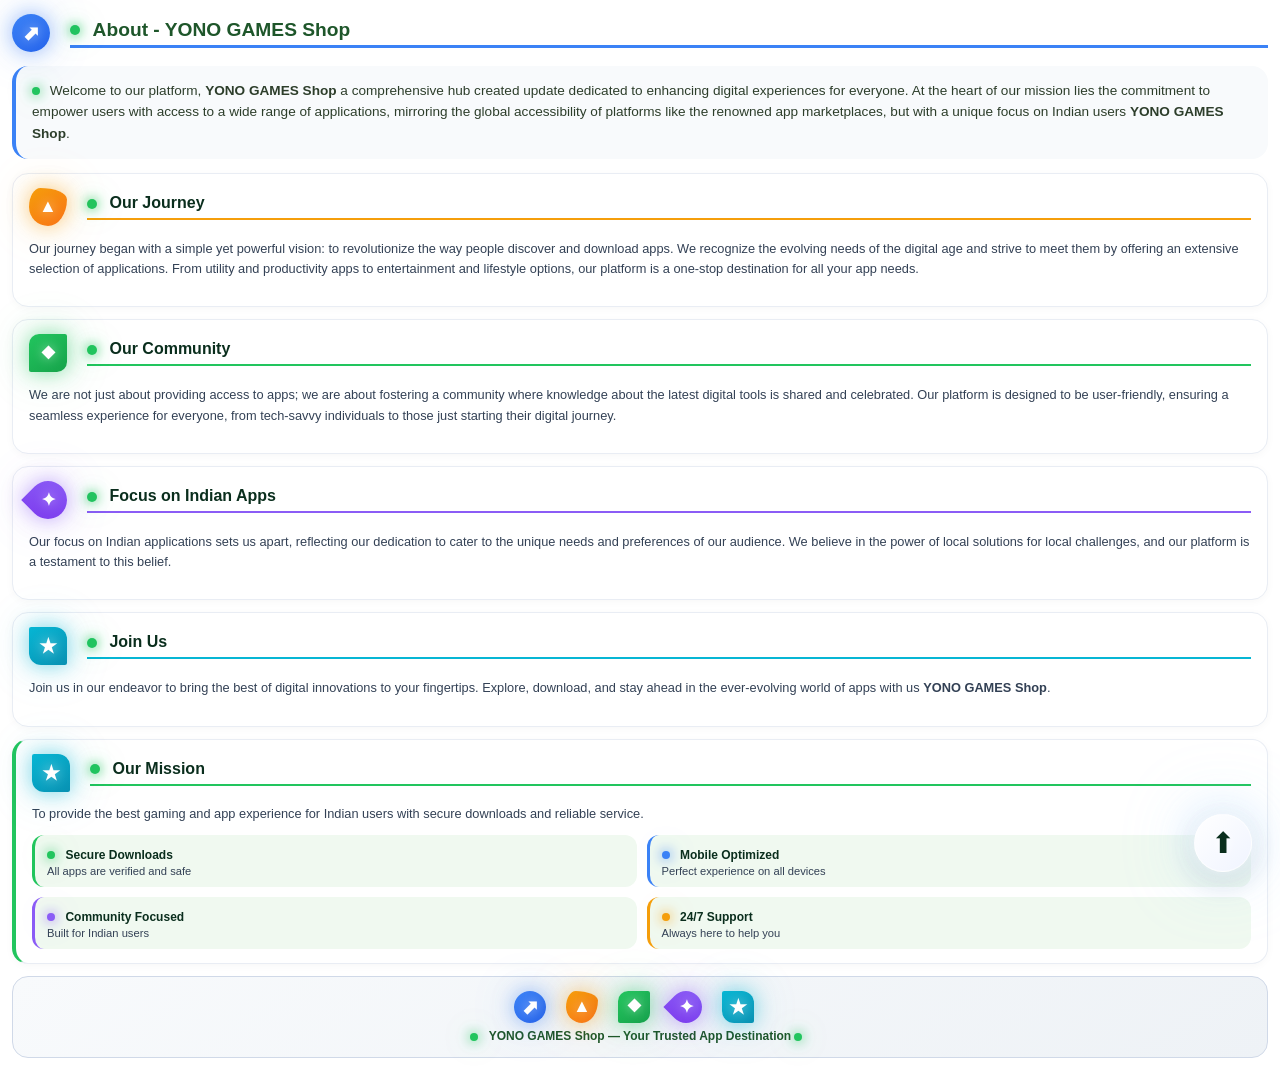
<file: about.html>
<!DOCTYPE html>
<html lang="hi">
<head>
  <meta charset="UTF-8">
  <meta name="viewport" content="width=device-width, initial-scale=1.0">
  <title>About Us - YONO GAMES Shop</title>
  
  <!-- Custom CSS Linked -->
  <link rel="stylesheet" href="custom.css">
</head>
<body>

<!-- about.html content -->
<div style="padding: 6px 4px; font-family: 'Segoe UI', 'Inter', sans-serif; max-width: 100%; position: relative;">

  <!-- ===== PREMIUM AI-STYLE CSS ICONS (5 unique, left side) ===== -->
  <style>
    /* ----- Icon 1: Compass (blue) - for main heading ----- */
    .ai-icon-compass {
      display: inline-flex;
      align-items: center;
      justify-content: center;
      width: 38px;
      height: 38px;
      background: linear-gradient(145deg, #3b82f6, #2563eb);
      border-radius: 50%;
      box-shadow: 0 0 20px rgba(59,130,246,0.5), 0 0 50px rgba(59,130,246,0.2);
      margin-right: 12px;
      vertical-align: middle;
      animation: iconFloatBlue 3.2s ease-in-out infinite;
      flex-shrink: 0;
      position: relative;
    }
    .ai-icon-compass::after {
      content: "⬈";
      color: white;
      font-size: 20px;
      font-weight: 700;
      text-shadow: 0 0 12px rgba(255,255,255,0.5);
    }
    @keyframes iconFloatBlue {
      0%, 100% { transform: translateY(0) rotate(0deg); box-shadow: 0 0 20px rgba(59,130,246,0.5), 0 0 50px rgba(59,130,246,0.2); }
      50% { transform: translateY(-4px) rotate(6deg); box-shadow: 0 0 35px rgba(59,130,246,0.8), 0 0 80px rgba(59,130,246,0.3); }
    }

    /* ----- Icon 2: Rocket (orange) - for Our Journey ----- */
    .ai-icon-rocket {
      display: inline-flex;
      align-items: center;
      justify-content: center;
      width: 38px;
      height: 38px;
      background: linear-gradient(145deg, #f59e0b, #f97316);
      border-radius: 30% 70% 50% 50% / 50% 30% 70% 50%;
      box-shadow: 0 0 20px rgba(245,158,11,0.5), 0 0 50px rgba(245,158,11,0.2);
      margin-right: 12px;
      vertical-align: middle;
      animation: iconFloatOrange 3.6s ease-in-out infinite;
      flex-shrink: 0;
      position: relative;
    }
    .ai-icon-rocket::after {
      content: "▲";
      color: white;
      font-size: 18px;
      font-weight: 700;
      text-shadow: 0 0 12px rgba(255,255,255,0.5);
    }
    @keyframes iconFloatOrange {
      0%, 100% { transform: translateY(0) scale(1); box-shadow: 0 0 20px rgba(245,158,11,0.5), 0 0 50px rgba(245,158,11,0.2); }
      50% { transform: translateY(-6px) scale(1.06); box-shadow: 0 0 35px rgba(245,158,11,0.8), 0 0 80px rgba(245,158,11,0.3); }
    }

    /* ----- Icon 3: Shield (green) - for Our Community ----- */
    .ai-icon-shield {
      display: inline-flex;
      align-items: center;
      justify-content: center;
      width: 38px;
      height: 38px;
      background: linear-gradient(145deg, #22c55e, #16a34a);
      border-radius: 10px 2px 10px 2px;
      box-shadow: 0 0 20px rgba(34,197,94,0.5), 0 0 50px rgba(34,197,94,0.2);
      margin-right: 12px;
      vertical-align: middle;
      animation: iconFloatGreen 4.0s ease-in-out infinite;
      flex-shrink: 0;
      position: relative;
    }
    .ai-icon-shield::after {
      content: "◆";
      color: white;
      font-size: 18px;
      font-weight: 700;
      text-shadow: 0 0 12px rgba(255,255,255,0.5);
    }
    @keyframes iconFloatGreen {
      0%, 100% { transform: translateY(0) rotate(0deg); box-shadow: 0 0 20px rgba(34,197,94,0.5), 0 0 50px rgba(34,197,94,0.2); }
      50% { transform: translateY(-4px) rotate(4deg); box-shadow: 0 0 35px rgba(34,197,94,0.8), 0 0 80px rgba(34,197,94,0.3); }
    }

    /* ----- Icon 4: Diamond (purple) - for Focus on Indian Apps ----- */
    .ai-icon-diamond {
      display: inline-flex;
      align-items: center;
      justify-content: center;
      width: 38px;
      height: 38px;
      background: linear-gradient(145deg, #8b5cf6, #7c3aed);
      border-radius: 50% 50% 50% 0;
      box-shadow: 0 0 20px rgba(139,92,246,0.5), 0 0 50px rgba(139,92,246,0.2);
      margin-right: 12px;
      vertical-align: middle;
      animation: iconFloatPurple 3.8s ease-in-out infinite;
      transform: rotate(45deg);
      flex-shrink: 0;
      position: relative;
    }
    .ai-icon-diamond::after {
      content: "✦";
      color: white;
      font-size: 18px;
      font-weight: 700;
      text-shadow: 0 0 12px rgba(255,255,255,0.5);
      transform: rotate(-45deg);
    }
    @keyframes iconFloatPurple {
      0%, 100% { transform: rotate(45deg) scale(1); box-shadow: 0 0 20px rgba(139,92,246,0.5), 0 0 50px rgba(139,92,246,0.2); }
      50% { transform: rotate(45deg) scale(1.08); box-shadow: 0 0 35px rgba(139,92,246,0.8), 0 0 80px rgba(139,92,246,0.3); }
    }

    /* ----- Icon 5: Star (cyan) - for Join Us / Our Mission ----- */
    .ai-icon-star {
      display: inline-flex;
      align-items: center;
      justify-content: center;
      width: 38px;
      height: 38px;
      background: linear-gradient(145deg, #06b6d4, #0891b2);
      border-radius: 2px 12px 2px 12px;
      box-shadow: 0 0 20px rgba(6,182,212,0.5), 0 0 50px rgba(6,182,212,0.2);
      margin-right: 12px;
      vertical-align: middle;
      animation: iconFloatCyan 4.2s ease-in-out infinite;
      flex-shrink: 0;
      position: relative;
    }
    .ai-icon-star::after {
      content: "★";
      color: white;
      font-size: 20px;
      font-weight: 700;
      text-shadow: 0 0 14px rgba(255,255,255,0.6);
    }
    @keyframes iconFloatCyan {
      0%, 100% { transform: scale(1); box-shadow: 0 0 20px rgba(6,182,212,0.5), 0 0 50px rgba(6,182,212,0.2); }
      50% { transform: scale(1.06); box-shadow: 0 0 35px rgba(6,182,212,0.8), 0 0 80px rgba(6,182,212,0.3); }
    }

    /* LED indicator for headings */
    .led-indicator-about {
      display: inline-block;
      width: 10px;
      height: 10px;
      border-radius: 50%;
      background: #22c55e;
      box-shadow: 0 0 12px #22c55e, 0 0 30px rgba(34,197,94,0.4);
      margin-right: 8px;
      vertical-align: middle;
      animation: ledPulseAbout 2.2s ease-in-out infinite;
      flex-shrink: 0;
    }
    @keyframes ledPulseAbout {
      0%, 100% { opacity: 1; transform: scale(1); box-shadow: 0 0 12px #22c55e, 0 0 30px rgba(34,197,94,0.4); }
      50% { opacity: 0.6; transform: scale(0.85); box-shadow: 0 0 20px #22c55e, 0 0 50px rgba(34,197,94,0.6); }
    }

    /* Flex container for icon + heading */
    .about-heading-with-icon {
      display: flex;
      align-items: center;
      gap: 8px;
      flex-wrap: wrap;
      margin-bottom: 8px;
    }
    .about-heading-with-icon h5 {
      margin: 0;
      font-size: 1.0rem;
      font-weight: 700;
      color: #0a2e1d;
      border-bottom: 2px solid #ffcf8a;
      padding-bottom: 6px;
      flex: 1;
      min-width: 120px;
    }
    .border-blue h5 { border-bottom-color: #3b82f6; }
    .border-orange h5 { border-bottom-color: #f59e0b; }
    .border-green h5 { border-bottom-color: #22c55e; }
    .border-purple h5 { border-bottom-color: #8b5cf6; }
    .border-cyan h5 { border-bottom-color: #06b6d4; }

    @media (max-width: 480px) {
      .ai-icon-compass, .ai-icon-rocket, .ai-icon-shield,
      .ai-icon-diamond, .ai-icon-star {
        width: 32px;
        height: 32px;
      }
      .ai-icon-compass::after, .ai-icon-rocket::after, .ai-icon-shield::after,
      .ai-icon-diamond::after, .ai-icon-star::after {
        font-size: 15px;
      }
    }
  </style>

  <!-- ===== MAIN HEADING with Icon 1: Compass (blue) ===== -->
  <div class="about-heading-with-icon border-blue">
    <span class="ai-icon-compass"></span>
    <h5 style="font-size:1.2rem; font-weight:800; color:#1e562a; border-bottom:3px solid #3b82f6; padding-bottom:4px; margin:0; flex:1; min-width:140px;">
      <span class="led-indicator-about"></span> About - YONO GAMES Shop
    </h5>
  </div>

  <!-- Welcome paragraph with LED indicator -->
  <p style="font-size: 0.85rem; line-height: 1.6; color: #2d3e2b; background: #f8fafc; padding: 14px 16px; border-radius: 16px; border-left: 4px solid #3b82f6; margin-bottom: 14px;">
    <span class="led-indicator-about" style="width:8px;height:8px;margin-right:6px;"></span>
    Welcome to our platform, <strong>YONO GAMES Shop</strong> a comprehensive hub created update dedicated to enhancing digital experiences for everyone. At the heart of our mission lies the commitment to empower users with access to a wide range of applications, mirroring the global accessibility of platforms like the renowned app marketplaces, but with a unique focus on Indian users <strong>YONO GAMES Shop</strong>.
  </p>

  <!-- ===== Our Journey with Icon 2: Rocket (orange) ===== -->
  <div style="background: #ffffff; border-radius: 16px; padding: 14px 16px; margin-bottom: 12px; border: 1px solid #e9edf4; box-shadow: 0 2px 8px rgba(0,0,0,0.03);">
    <div class="about-heading-with-icon border-orange">
      <span class="ai-icon-rocket"></span>
      <h5><span class="led-indicator-about"></span> Our Journey</h5>
    </div>
    <p style="font-size: 0.8rem; line-height: 1.6; color: #334155;">Our journey began with a simple yet powerful vision: to revolutionize the way people discover and download apps. We recognize the evolving needs of the digital age and strive to meet them by offering an extensive selection of applications. From utility and productivity apps to entertainment and lifestyle options, our platform is a one-stop destination for all your app needs.</p>
  </div>

  <!-- ===== Our Community with Icon 3: Shield (green) ===== -->
  <div style="background: #ffffff; border-radius: 16px; padding: 14px 16px; margin-bottom: 12px; border: 1px solid #e9edf4; box-shadow: 0 2px 8px rgba(0,0,0,0.03);">
    <div class="about-heading-with-icon border-green">
      <span class="ai-icon-shield"></span>
      <h5><span class="led-indicator-about"></span> Our Community</h5>
    </div>
    <p style="font-size: 0.8rem; line-height: 1.6; color: #334155;">We are not just about providing access to apps; we are about fostering a community where knowledge about the latest digital tools is shared and celebrated. Our platform is designed to be user-friendly, ensuring a seamless experience for everyone, from tech-savvy individuals to those just starting their digital journey.</p>
  </div>

  <!-- ===== Focus on Indian Apps with Icon 4: Diamond (purple) ===== -->
  <div style="background: #ffffff; border-radius: 16px; padding: 14px 16px; margin-bottom: 12px; border: 1px solid #e9edf4; box-shadow: 0 2px 8px rgba(0,0,0,0.03);">
    <div class="about-heading-with-icon border-purple">
      <span class="ai-icon-diamond"></span>
      <h5><span class="led-indicator-about"></span> Focus on Indian Apps</h5>
    </div>
    <p style="font-size: 0.8rem; line-height: 1.6; color: #334155;">Our focus on Indian applications sets us apart, reflecting our dedication to cater to the unique needs and preferences of our audience. We believe in the power of local solutions for local challenges, and our platform is a testament to this belief.</p>
  </div>

  <!-- ===== Join Us with Icon 5: Star (cyan) ===== -->
  <div style="background: #ffffff; border-radius: 16px; padding: 14px 16px; margin-bottom: 12px; border: 1px solid #e9edf4; box-shadow: 0 2px 8px rgba(0,0,0,0.03);">
    <div class="about-heading-with-icon border-cyan">
      <span class="ai-icon-star"></span>
      <h5><span class="led-indicator-about"></span> Join Us</h5>
    </div>
    <p style="font-size: 0.8rem; line-height: 1.6; color: #334155;">Join us in our endeavor to bring the best of digital innovations to your fingertips. Explore, download, and stay ahead in the ever-evolving world of apps with us <strong>YONO GAMES Shop</strong>.</p>
  </div>

  <!-- ===== OUR MISSION Section (also uses Star icon) ===== -->
  <div style="background: #ffffff; border-radius: 16px; padding: 14px 16px; margin-bottom: 12px; border: 1px solid #e9edf4; box-shadow: 0 2px 8px rgba(0,0,0,0.03); border-left: 4px solid #22c55e;">
    <div class="about-heading-with-icon border-green">
      <span class="ai-icon-star"></span>
      <h5 style="border-bottom-color:#22c55e;"><span class="led-indicator-about"></span> Our Mission</h5>
    </div>
    <p style="font-size: 0.8rem; line-height: 1.6; color: #334155; margin-bottom: 8px;">To provide the best gaming and app experience for Indian users with secure downloads and reliable service.</p>
    <div style="display: grid; grid-template-columns: 1fr 1fr; gap: 10px; margin-top: 10px;">
      <div style="background: #f0f9f0; border-radius: 12px; padding: 10px 12px; border-left: 3px solid #22c55e;">
        <span class="led-indicator-about" style="width:8px;height:8px;margin-right:6px;"></span>
        <strong style="font-size:0.75rem; color:#0a2e1d;">Secure Downloads</strong>
        <p style="font-size:0.7rem; color:#334155; margin:2px 0 0 0;">All apps are verified and safe</p>
      </div>
      <div style="background: #f0f9f0; border-radius: 12px; padding: 10px 12px; border-left: 3px solid #3b82f6;">
        <span class="led-indicator-about" style="width:8px;height:8px;margin-right:6px; background:#3b82f6; box-shadow:0 0 12px #3b82f6,0 0 30px rgba(59,130,246,0.4);"></span>
        <strong style="font-size:0.75rem; color:#0a2e1d;">Mobile Optimized</strong>
        <p style="font-size:0.7rem; color:#334155; margin:2px 0 0 0;">Perfect experience on all devices</p>
      </div>
      <div style="background: #f0f9f0; border-radius: 12px; padding: 10px 12px; border-left: 3px solid #8b5cf6;">
        <span class="led-indicator-about" style="width:8px;height:8px;margin-right:6px; background:#8b5cf6; box-shadow:0 0 12px #8b5cf6,0 0 30px rgba(139,92,246,0.4);"></span>
        <strong style="font-size:0.75rem; color:#0a2e1d;">Community Focused</strong>
        <p style="font-size:0.7rem; color:#334155; margin:2px 0 0 0;">Built for Indian users</p>
      </div>
      <div style="background: #f0f9f0; border-radius: 12px; padding: 10px 12px; border-left: 3px solid #f59e0b;">
        <span class="led-indicator-about" style="width:8px;height:8px;margin-right:6px; background:#f59e0b; box-shadow:0 0 12px #f59e0b,0 0 30px rgba(245,158,11,0.4);"></span>
        <strong style="font-size:0.75rem; color:#0a2e1d;">24/7 Support</strong>
        <p style="font-size:0.7rem; color:#334155; margin:2px 0 0 0;">Always here to help you</p>
      </div>
    </div>
  </div>

  <!-- ===== Final brand mention with all 5 icons in a row ===== -->
  <div style="background: linear-gradient(145deg, #f8fafc, #eef2f6); border-radius: 16px; padding: 14px 16px; margin-top: 8px; border: 1px solid #d0d9e8; text-align: center;">
    <div style="display: flex; justify-content: center; align-items: center; gap: 8px; flex-wrap: wrap;">
      <span class="ai-icon-compass" style="width:32px;height:32px; animation-duration:2.8s;"></span>
      <span class="ai-icon-rocket" style="width:32px;height:32px; animation-duration:3.2s;"></span>
      <span class="ai-icon-shield" style="width:32px;height:32px; animation-duration:3.6s;"></span>
      <span class="ai-icon-diamond" style="width:32px;height:32px; animation-duration:3.0s;"></span>
      <span class="ai-icon-star" style="width:32px;height:32px; animation-duration:3.8s;"></span>
    </div>
    <p style="font-size: 0.75rem; font-weight: 700; color: #1e562a; margin: 6px 0 0 0;">
      <span class="led-indicator-about" style="width:8px;height:8px;"></span> 
      <strong>YONO GAMES Shop</strong> — Your Trusted App Destination
      <span class="led-indicator-about" style="width:8px;height:8px;"></span>
    </p>
  </div>

  <!-- ===== PREMIUM LED "BACK TO TOP" BUTTON (bottom-right) ===== -->
  <style>
    .back-to-top-led-about {
      position: fixed;
      bottom: 28px;
      right: 28px;
      z-index: 999;
      width: 58px;
      height: 58px;
      border-radius: 50%;
      background: linear-gradient(135deg, #ffffff, #f0f4ff);
      border: none;
      box-shadow: 0 0 20px rgba(255,255,255,0.8), 0 0 40px rgba(180, 220, 255, 0.6), 0 0 80px rgba(150, 200, 255, 0.3), 0 8px 32px rgba(0,0,0,0.15);
      cursor: pointer;
      display: flex;
      align-items: center;
      justify-content: center;
      font-size: 1.8rem;
      font-weight: 300;
      color: #0a2e1d;
      transition: all 0.25s ease;
      animation: floatGlowAbout 3s ease-in-out infinite, pulseGlowAbout 2.8s ease-in-out infinite;
      text-shadow: 0 0 12px rgba(255,255,255,0.9);
      backdrop-filter: blur(4px);
      border: 1px solid rgba(255,255,255,0.6);
      will-change: transform, box-shadow;
      line-height: 1;
    }
    .back-to-top-led-about:hover {
      transform: scale(1.08) translateY(-3px);
      box-shadow: 0 0 35px rgba(255,255,255,0.9), 0 0 70px rgba(180, 220, 255, 0.7), 0 0 120px rgba(150, 200, 255, 0.4), 0 12px 40px rgba(0,0,0,0.2);
      background: linear-gradient(135deg, #ffffff, #e8f0ff);
      color: #0a2e1d;
    }
    .back-to-top-led-about:active {
      transform: scale(0.92);
      box-shadow: 0 0 25px rgba(255,255,255,0.7), 0 0 50px rgba(180, 220, 255, 0.5);
    }
    @keyframes floatGlowAbout {
      0%, 100% { transform: translateY(0px); }
      50% { transform: translateY(-6px); }
    }
    @keyframes pulseGlowAbout {
      0%, 100% { box-shadow: 0 0 20px rgba(255,255,255,0.8), 0 0 40px rgba(180, 220, 255, 0.6), 0 0 80px rgba(150, 200, 255, 0.3), 0 8px 32px rgba(0,0,0,0.15); }
      50% { box-shadow: 0 0 30px rgba(255,255,255,0.9), 0 0 60px rgba(180, 220, 255, 0.8), 0 0 100px rgba(150, 200, 255, 0.4), 0 8px 32px rgba(0,0,0,0.15); }
    }
    /* Mobile responsive */
    @media (max-width: 480px) {
      .back-to-top-led-about {
        width: 52px;
        height: 52px;
        bottom: 20px;
        right: 20px;
        font-size: 1.6rem;
      }
    }
    @media (max-width: 380px) {
      .back-to-top-led-about {
        width: 46px;
        height: 46px;
        bottom: 16px;
        right: 16px;
        font-size: 1.4rem;
      }
    }
  </style>

  <button class="back-to-top-led-about" id="backToTopBtnAbout" aria-label="Back to Top" title="Back to Top">⬆</button>

  <script>
    (function() {
      const btn = document.getElementById('backToTopBtnAbout');
      if (btn) {
        btn.addEventListener('click', function(e) {
          e.preventDefault();
          const target = document.querySelector('.info-modal-content') || document.documentElement;
          target.scrollTo({ top: 0, behavior: 'smooth' });
          window.scrollTo({ top: 0, behavior: 'smooth' });
        });
      }
    })();
  </script>

</div>

</body>
</html>
</file>
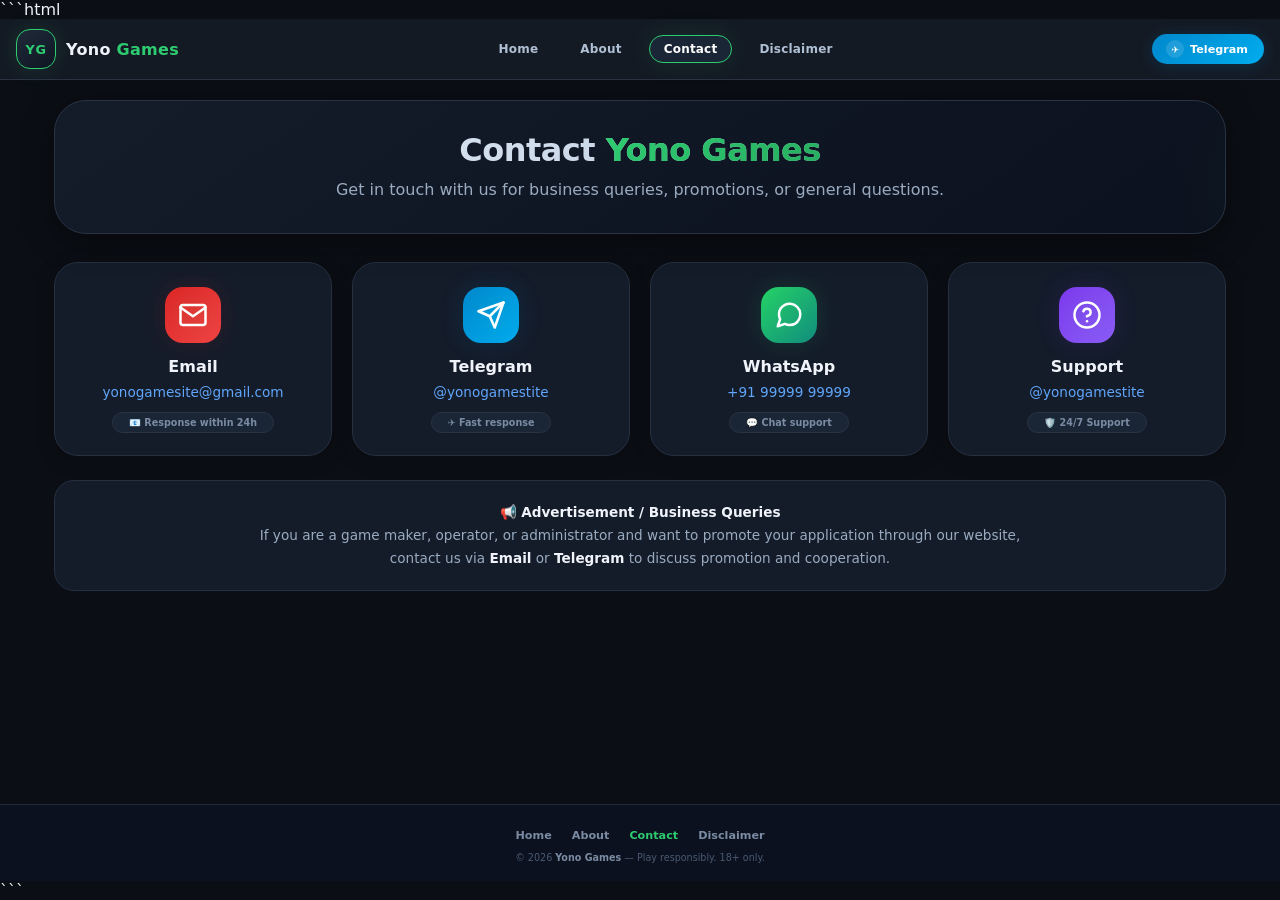
<file: Contact.html>
```html
<!DOCTYPE html>
<html lang="en">
<head>
    <meta charset="UTF-8">
    <meta name="viewport" content="width=device-width, initial-scale=1.0, maximum-scale=1.0, user-scalable=yes">
    <title>Contact – Yono Games Premium</title>
    <style>
        * {
            margin: 0;
            padding: 0;
            box-sizing: border-box;
            font-family: 'Inter', system-ui, -apple-system, sans-serif;
        }

        body {
            background: #0b0e14;
            min-height: 100vh;
            display: flex;
            flex-direction: column;
            color: #eef2f6;
        }

        /* ===== DARK PREMIUM NAV ===== */
        .top-nav {
            background: #141a24;
            padding: 10px 16px;
            display: flex;
            align-items: center;
            justify-content: space-between;
            flex-wrap: wrap;
            gap: 10px 16px;
            border-bottom: 1px solid #2a3344;
            position: sticky;
            top: 0;
            z-index: 100;
            backdrop-filter: blur(8px);
        }

        .nav-left {
            display: flex;
            align-items: center;
            gap: 10px;
        }

        .nav-logo {
            width: 40px;
            height: 40px;
            background: linear-gradient(145deg, #1f2a3a, #0f1622);
            border-radius: 14px;
            display: flex;
            align-items: center;
            justify-content: center;
            border: 1px solid #2ecc71;
            box-shadow: 0 0 20px rgba(46, 204, 113, 0.15);
        }

        .nav-logo span {
            font-weight: 800;
            font-size: 0.8rem;
            color: #2ecc71;
            letter-spacing: 0.5px;
        }

        .site-title {
            font-weight: 700;
            font-size: 1rem;
            color: #f0f4fa;
            letter-spacing: 0.3px;
        }
        .site-title span {
            color: #2ecc71;
        }

        .nav-links {
            display: flex;
            align-items: center;
            gap: 4px 12px;
            flex-wrap: wrap;
        }

        .nav-links a {
            color: #b0c0d4;
            text-decoration: none;
            font-weight: 600;
            font-size: 0.75rem;
            padding: 6px 14px;
            border-radius: 40px;
            transition: 0.25s ease;
            border: 1px solid transparent;
            letter-spacing: 0.2px;
        }

        .nav-links a:hover,
        .nav-links a.active {
            color: #ffffff;
            background: #1f2a3a;
            border-color: #2ecc71;
            box-shadow: 0 0 16px rgba(46, 204, 113, 0.08);
        }

        .nav-links a.active {
            background: #1a2636;
            border-color: #2ecc71;
            box-shadow: 0 0 24px rgba(46, 204, 113, 0.12);
        }

        .telegram-btn {
            display: inline-flex;
            align-items: center;
            gap: 6px;
            background: linear-gradient(135deg, #0088cc, #00acee);
            padding: 6px 16px 6px 14px;
            border-radius: 60px;
            color: #fff;
            font-weight: 700;
            font-size: 0.7rem;
            text-decoration: none;
            transition: 0.3s;
            box-shadow: 0 2px 16px rgba(0, 136, 204, 0.2);
            border: none;
            cursor: pointer;
        }

        .telegram-btn:hover {
            transform: scale(1.03);
            box-shadow: 0 4px 28px rgba(0, 136, 204, 0.35);
        }

        .telegram-btn .icon {
            width: 18px;
            height: 18px;
            background: #ffffff20;
            border-radius: 50%;
            display: flex;
            align-items: center;
            justify-content: center;
            font-size: 0.6rem;
        }

        /* ===== CONTAINER ===== */
        .container {
            max-width: 1200px;
            margin: 0 auto;
            padding: 20px 14px;
            flex: 1;
            width: 100%;
        }

        /* ===== HERO ===== */
        .hero {
            background: linear-gradient(145deg, #141c2a, #0b111e);
            border-radius: 32px;
            padding: 30px 24px;
            margin-bottom: 28px;
            border: 1px solid #2a3344;
            box-shadow: 0 8px 32px rgba(0, 0, 0, 0.4);
            text-align: center;
            position: relative;
            overflow: hidden;
        }

        .hero::after {
            content: '';
            position: absolute;
            top: -40%;
            right: -20%;
            width: 300px;
            height: 300px;
            background: radial-gradient(circle, rgba(46, 204, 113, 0.04) 0%, transparent 70%);
            border-radius: 50%;
            pointer-events: none;
        }

        .hero h1 {
            font-size: 2rem;
            font-weight: 800;
            background: linear-gradient(135deg, #f0f4fa, #a0b8d4);
            -webkit-background-clip: text;
            -webkit-text-fill-color: transparent;
            background-clip: text;
            margin-bottom: 6px;
            letter-spacing: -0.5px;
        }

        .hero h1 span {
            background: linear-gradient(135deg, #2ecc71, #27ae60);
            -webkit-background-clip: text;
            -webkit-text-fill-color: transparent;
            background-clip: text;
        }

        .hero p {
            color: #9aabc0;
            font-size: 1rem;
            max-width: 640px;
            margin: 8px auto 0;
            line-height: 1.6;
        }

        /* ===== CONTACT CARDS ===== */
        .contact-grid {
            display: grid;
            grid-template-columns: repeat(auto-fill, minmax(280px, 1fr));
            gap: 20px;
            margin: 20px 0 10px;
        }

        .contact-card {
            background: #141c2a;
            border: 1px solid #253040;
            border-radius: 24px;
            padding: 24px 20px 22px;
            transition: 0.3s ease;
            box-shadow: 0 4px 20px rgba(0, 0, 0, 0.2);
            display: flex;
            flex-direction: column;
            align-items: center;
            text-align: center;
        }

        .contact-card:hover {
            transform: translateY(-5px);
            border-color: #2ecc71;
            box-shadow: 0 8px 32px rgba(46, 204, 113, 0.06);
        }

        .contact-icon {
            width: 56px;
            height: 56px;
            border-radius: 18px;
            display: flex;
            align-items: center;
            justify-content: center;
            flex-shrink: 0;
            margin-bottom: 14px;
            position: relative;
        }

        /* ===== SVG ICONS WITH LED GLOW ===== */
        .contact-icon svg {
            width: 30px;
            height: 30px;
            fill: none;
            stroke: #fff;
            stroke-width: 2;
            stroke-linecap: round;
            stroke-linejoin: round;
            filter: drop-shadow(0 0 10px rgba(46, 204, 113, 0.15));
            transition: 0.3s;
        }

        .contact-card:hover .contact-icon svg {
            filter: drop-shadow(0 0 24px rgba(46, 204, 113, 0.25));
            transform: scale(1.05);
        }

        .icon-email {
            background: linear-gradient(135deg, #dc2626, #ef4444);
            box-shadow: 0 0 24px rgba(220, 38, 38, 0.15);
        }
        .icon-telegram {
            background: linear-gradient(135deg, #0088cc, #00acee);
            box-shadow: 0 0 24px rgba(0, 136, 204, 0.15);
        }
        .icon-whatsapp {
            background: linear-gradient(135deg, #25d366, #128C7E);
            box-shadow: 0 0 24px rgba(37, 211, 102, 0.15);
        }
        .icon-support {
            background: linear-gradient(135deg, #7c3aed, #8b5cf6);
            box-shadow: 0 0 24px rgba(124, 58, 237, 0.15);
        }

        .contact-card h3 {
            font-size: 1rem;
            font-weight: 700;
            color: #f0f4fa;
            margin-bottom: 6px;
        }

        .contact-card .contact-value {
            font-size: 0.85rem;
            color: #9aabc0;
            word-break: break-all;
            line-height: 1.5;
        }

        .contact-card .contact-value a {
            color: #60a5fa;
            text-decoration: none;
            transition: 0.2s;
        }

        .contact-card .contact-value a:hover {
            color: #2ecc71;
            text-decoration: underline;
        }

        .contact-card .badge {
            display: inline-block;
            margin-top: 10px;
            background: #1a2636;
            padding: 4px 16px;
            border-radius: 40px;
            font-size: 0.6rem;
            font-weight: 600;
            color: #7a8ba3;
            border: 1px solid #2a3344;
        }

        /* ===== NOTE ===== */
        .note-box {
            background: #141c2a;
            border: 1px solid #253040;
            border-radius: 20px;
            padding: 20px 24px;
            margin-top: 24px;
            text-align: center;
        }

        .note-box p {
            color: #9aabc0;
            font-size: 0.85rem;
            line-height: 1.7;
        }

        .note-box strong {
            color: #f0f4fa;
        }

        /* ===== RESPONSIVE ===== */
        @media (max-width: 600px) {
            .top-nav {
                flex-direction: column;
                align-items: stretch;
                gap: 8px;
            }
            .nav-left {
                justify-content: center;
            }
            .nav-links {
                justify-content: center;
            }
            .telegram-btn {
                justify-content: center;
                width: 100%;
            }
            .hero h1 {
                font-size: 1.5rem;
            }
            .hero p {
                font-size: 0.9rem;
            }
            .contact-grid {
                grid-template-columns: 1fr;
            }
            .contact-card {
                padding: 20px 16px;
            }
            .contact-icon {
                width: 48px;
                height: 48px;
            }
            .contact-icon svg {
                width: 26px;
                height: 26px;
            }
        }

        @media (min-width: 768px) {
            .contact-grid {
                grid-template-columns: repeat(2, 1fr);
            }
        }

        @media (min-width: 1024px) {
            .contact-grid {
                grid-template-columns: repeat(4, 1fr);
            }
        }
    </style>
</head>
<body>

    <!-- ===== NAV ===== -->
    <nav class="top-nav">
        <div class="nav-left">
            <div class="nav-logo">
                <span>YG</span>
            </div>
            <div class="site-title">Yono <span>Games</span></div>
        </div>
        <div class="nav-links">
            <a href="index.html">Home</a>
            <a href="about.html">About</a>
            <a href="#" class="active">Contact</a>
            <a href="disclaimer.html">Disclaimer</a>
        </div>
        <a href="https://t.me/yonogamestite" target="_blank" class="telegram-btn">
            <span class="icon">✈</span> Telegram
        </a>
    </nav>

    <!-- ===== MAIN ===== -->
    <main class="container">

        <!-- HERO -->
        <section class="hero">
            <h1>Contact <span>Yono Games</span></h1>
            <p>Get in touch with us for business queries, promotions, or general questions.</p>
        </section>

        <!-- CONTACT CARDS -->
        <div class="contact-grid">

            <!-- Email -->
            <div class="contact-card">
                <div class="contact-icon icon-email">
                    <svg viewBox="0 0 24 24">
                        <rect x="2" y="4" width="20" height="16" rx="2" ry="2"/>
                        <polyline points="22 6 12 13 2 6"/>
                    </svg>
                </div>
                <h3>Email</h3>
                <div class="contact-value">
                    <a href="mailto:yonogamesite@gmail.com">yonogamesite@gmail.com</a>
                </div>
                <span class="badge">📧 Response within 24h</span>
            </div>

            <!-- Telegram -->
            <div class="contact-card">
                <div class="contact-icon icon-telegram">
                    <svg viewBox="0 0 24 24">
                        <path d="M22 2L11 13"/>
                        <path d="M22 2L15 22L11 13L2 9L22 2Z"/>
                    </svg>
                </div>
                <h3>Telegram</h3>
                <div class="contact-value">
                    <a href="https://t.me/yonogamestite" target="_blank">@yonogamestite</a>
                </div>
                <span class="badge">✈️ Fast response</span>
            </div>

            <!-- WhatsApp -->
            <div class="contact-card">
                <div class="contact-icon icon-whatsapp">
                    <svg viewBox="0 0 24 24">
                        <path d="M21 11.5a8.38 8.38 0 0 1-.9 3.8 8.5 8.5 0 0 1-7.6 4.7 8.38 8.38 0 0 1-3.8-.9L3 21l1.9-5.7a8.38 8.38 0 0 1-.9-3.8 8.5 8.5 0 0 1 4.7-7.6 8.38 8.38 0 0 1 3.8-.9h.5a8.48 8.48 0 0 1 8 8v.5z"/>
                    </svg>
                </div>
                <h3>WhatsApp</h3>
                <div class="contact-value">
                    <a href="https://wa.me/919999999999" target="_blank">+91 99999 99999</a>
                </div>
                <span class="badge">💬 Chat support</span>
            </div>

            <!-- Support -->
            <div class="contact-card">
                <div class="contact-icon icon-support">
                    <svg viewBox="0 0 24 24">
                        <circle cx="12" cy="12" r="10"/>
                        <path d="M9.09 9a3 3 0 0 1 5.83 1c0 2-3 3-3 3"/>
                        <line x1="12" y1="17" x2="12.01" y2="17"/>
                    </svg>
                </div>
                <h3>Support</h3>
                <div class="contact-value">
                    <a href="https://t.me/yonogamestite" target="_blank">@yonogamestite</a>
                </div>
                <span class="badge">🛡️ 24/7 Support</span>
            </div>

        </div>

        <!-- NOTE -->
        <div class="note-box">
            <p>
                <strong>📢 Advertisement / Business Queries</strong><br>
                If you are a game maker, operator, or administrator and want to promote your application through our website,<br>
                contact us via <strong>Email</strong> or <strong>Telegram</strong> to discuss promotion and cooperation.
            </p>
        </div>

    </main>

    <!-- ===== FOOTER ===== -->
    <footer style="background:#0b111e;border-top:1px solid #1f2a3a;padding:24px 16px 18px;margin-top:20px;text-align:center;">
        <div style="display:flex;flex-wrap:wrap;justify-content:center;gap:8px 20px;margin-bottom:10px;">
            <a href="index.html" style="color:#7a8ba3;text-decoration:none;font-size:0.7rem;font-weight:600;transition:0.2s;">Home</a>
            <a href="about.html" style="color:#7a8ba3;text-decoration:none;font-size:0.7rem;font-weight:600;transition:0.2s;">About</a>
            <a href="#" style="color:#2ecc71;text-decoration:none;font-size:0.7rem;font-weight:600;">Contact</a>
            <a href="disclaimer.html" style="color:#7a8ba3;text-decoration:none;font-size:0.7rem;font-weight:600;transition:0.2s;">Disclaimer</a>
        </div>
        <div style="font-size:0.6rem;color:#4a5a72;">
            © 2026 <strong style="color:#7a8ba3;">Yono Games</strong> — Play responsibly. 18+ only.
        </div>
    </footer>

</body>
</html>
```
</file>
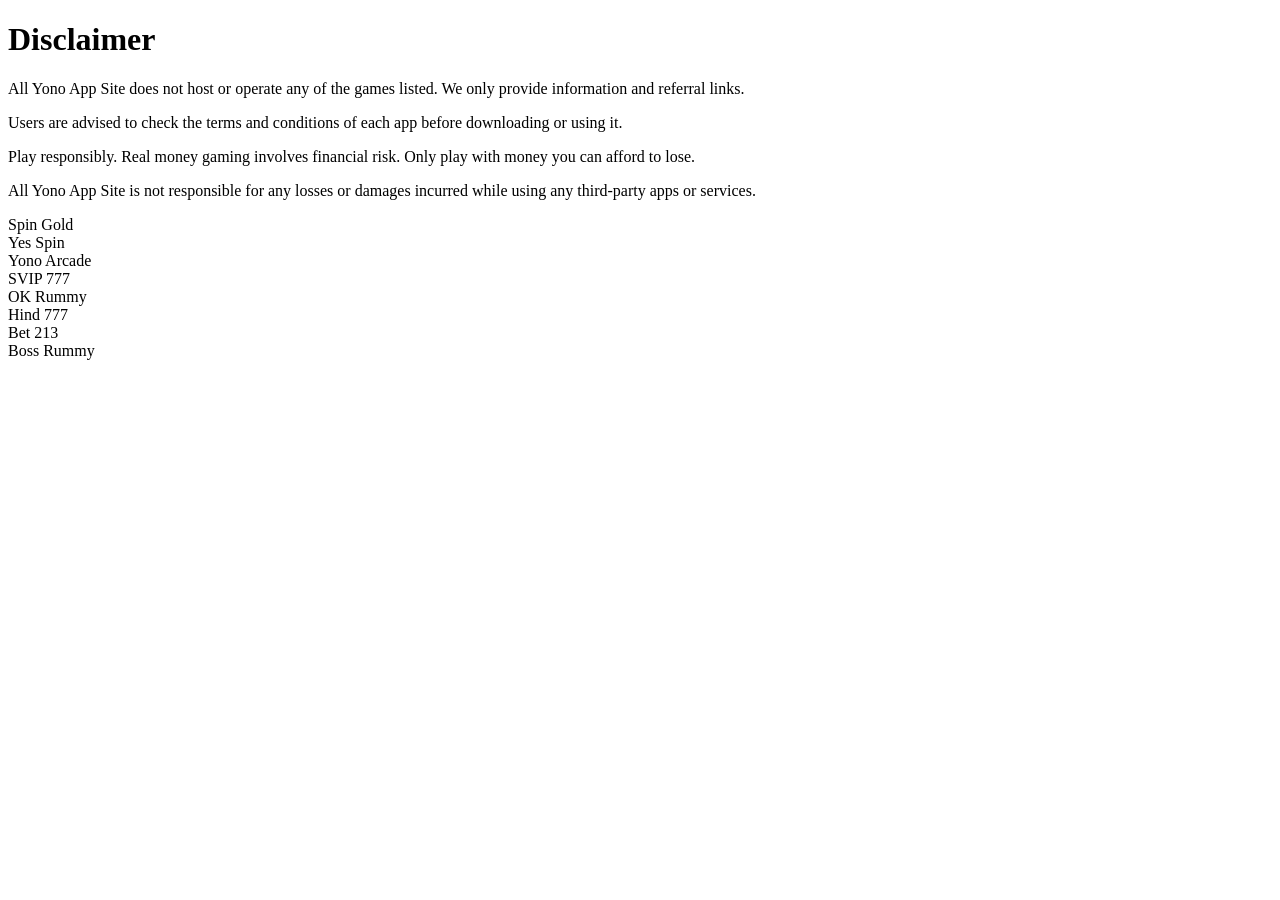
<file: Disclaimer.html>
<!DOCTYPE html>
<html>
<head><title>Disclaimer</title></head>
<body>
  <h1>Disclaimer</h1>
  <p>All Yono App Site does not host or operate any of the games listed. We only provide information and referral links.</p>
  <p>Users are advised to check the terms and conditions of each app before downloading or using it.</p>
  <p>Play responsibly. Real money gaming involves financial risk. Only play with money you can afford to lose.</p>
  <p>All Yono App Site is not responsible for any losses or damages incurred while using any third-party apps or services.</p>
  
  <div class="tag">Spin Gold</div>
  <div class="tag">Yes Spin</div>
  <div class="tag">Yono Arcade</div>
  <div class="tag">SVIP 777</div>
  <div class="tag">OK Rummy</div>
  <div class="tag">Hind 777</div>
  <div class="tag">Bet 213</div>
  <div class="tag">Boss Rummy</div>
</body>
</html>
</file>
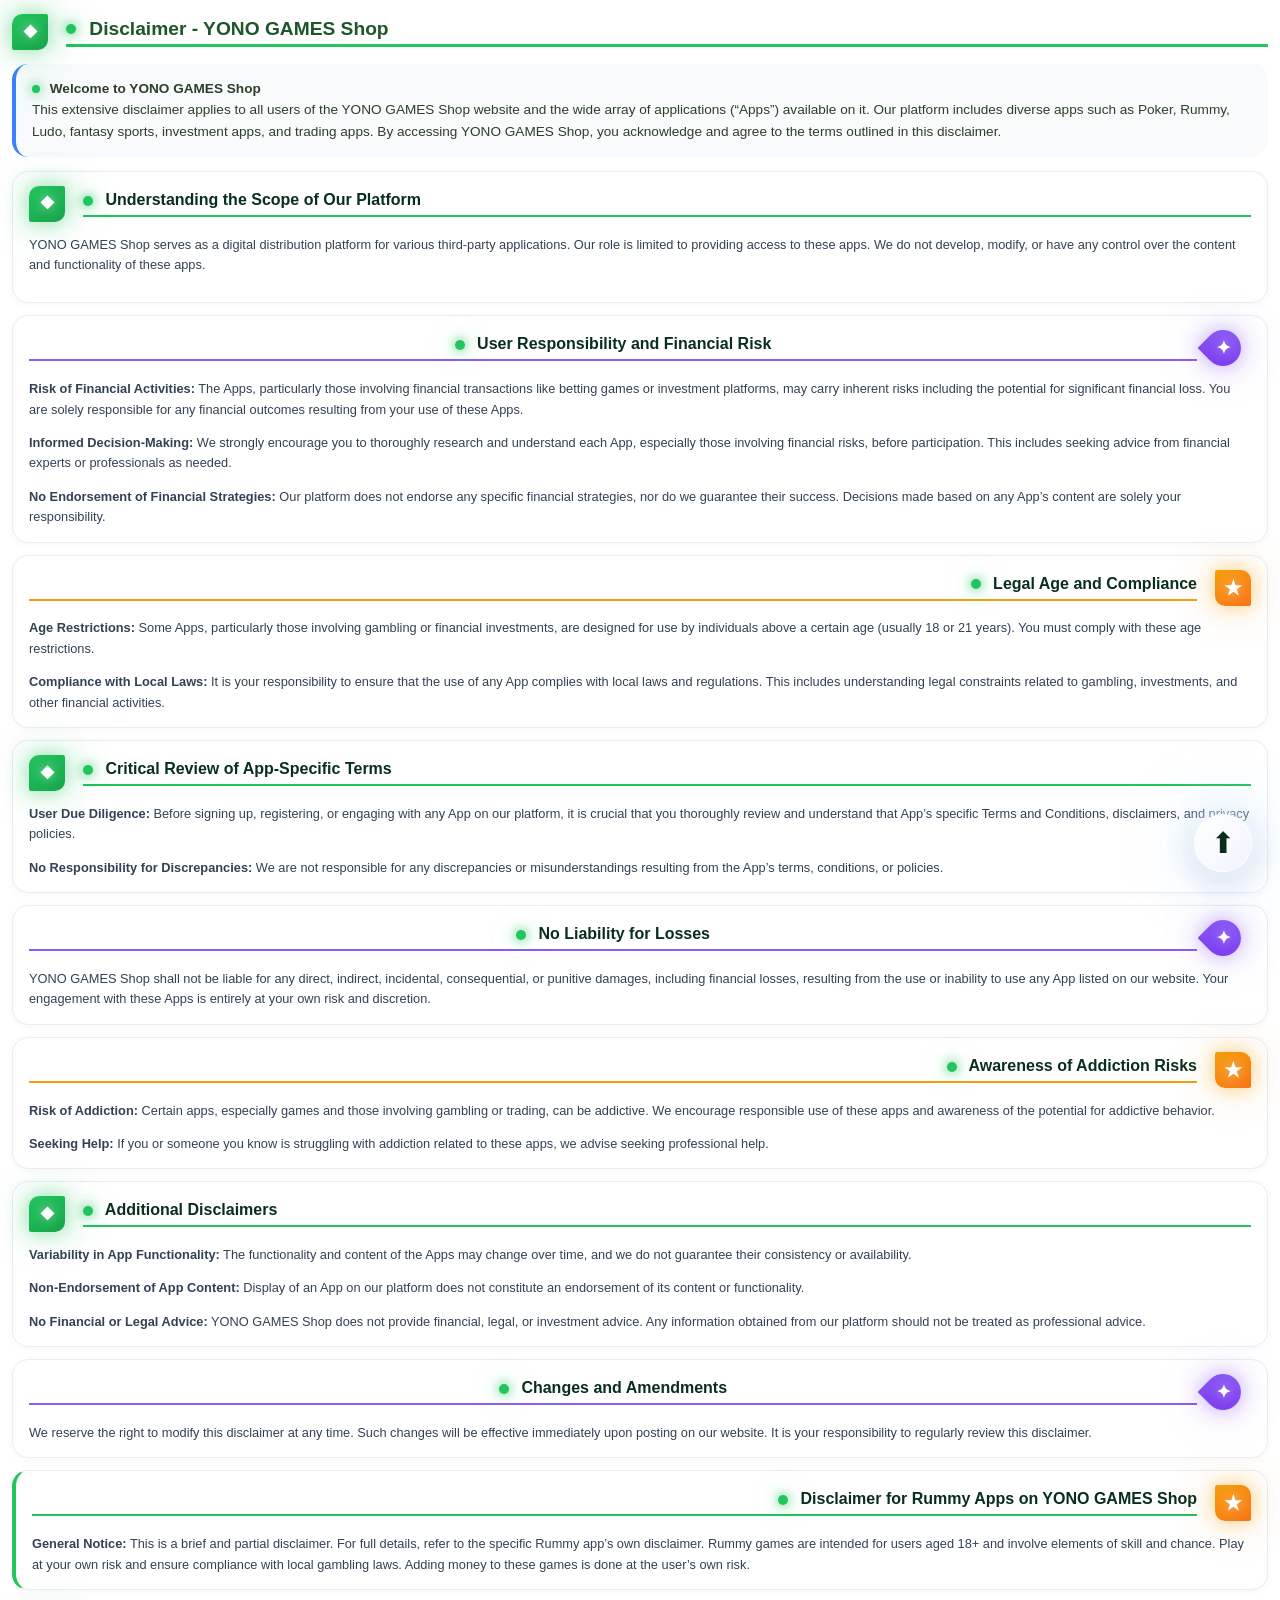
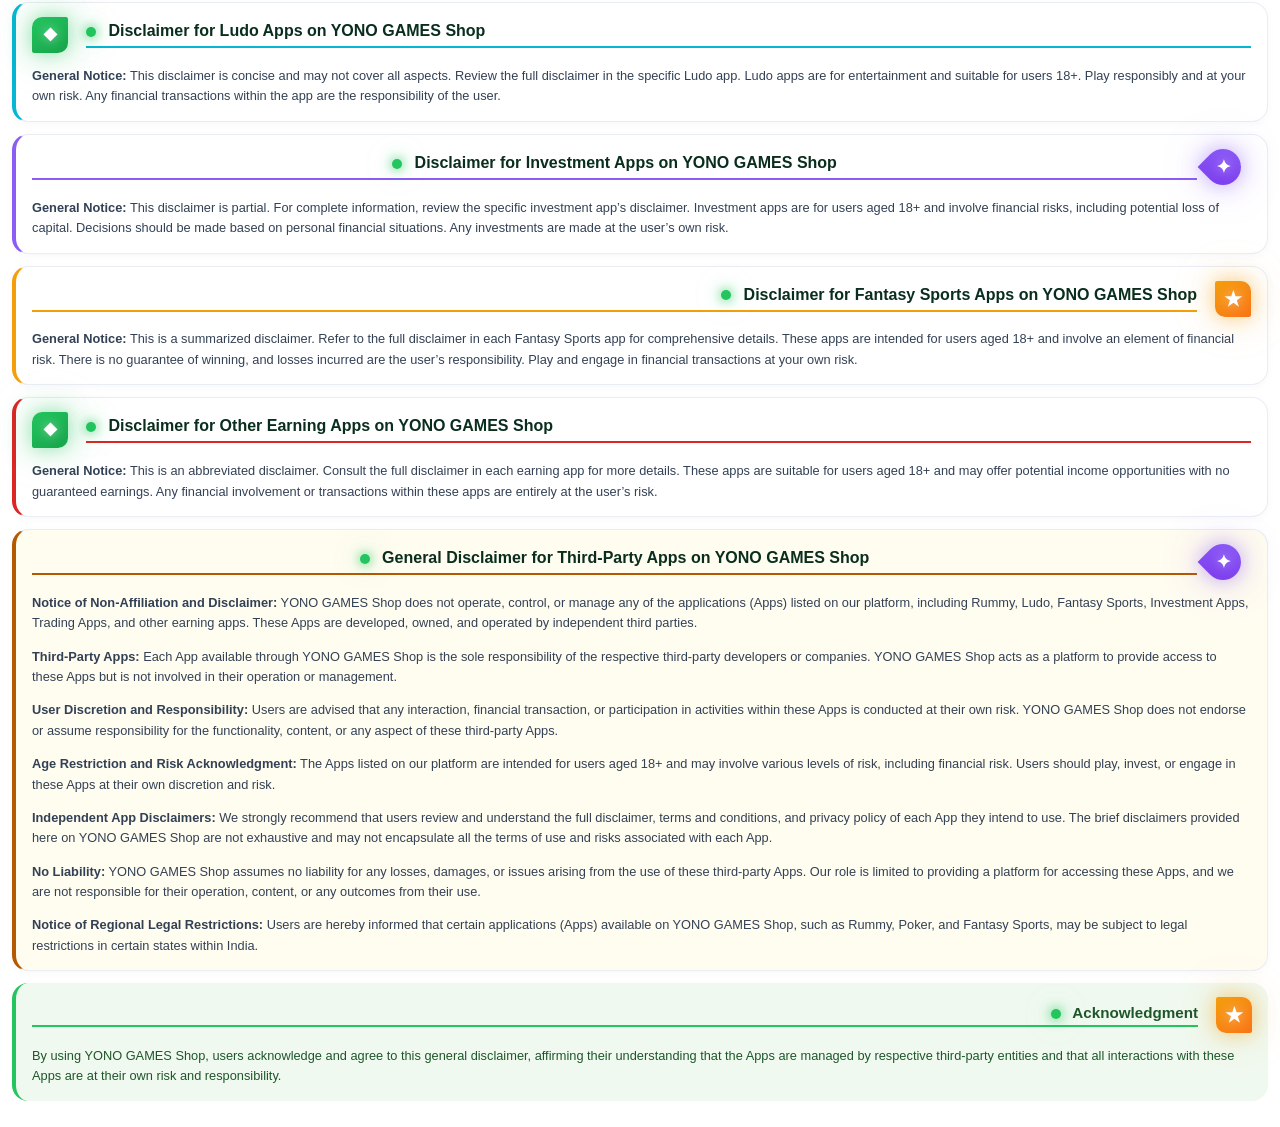
<file: disclaimer.html>
<!DOCTYPE html>
<html lang="hi">
<head>
  <meta charset="UTF-8">
  <meta name="viewport" content="width=device-width, initial-scale=1.0">
  <title>Disclaimer - YONO GAMES Shop</title>
  
  <!-- Aapki CSS File link kar di gayi hai -->
  <link rel="stylesheet" href="custom.css">

  <!-- ===== PREMIUM AI-STYLE CSS ICONS AND LED INDICATORS ===== -->
  <style>
    /* ----- LED Indicator (green pulse) ----- */
    .led-indicator {
      display: inline-block;
      width: 10px;
      height: 10px;
      border-radius: 50%;
      background: #22c55e;
      box-shadow: 0 0 12px #22c55e, 0 0 30px rgba(34,197,94,0.4);
      margin-right: 8px;
      vertical-align: middle;
      animation: ledPulse 2.2s ease-in-out infinite;
      flex-shrink: 0;
    }
    @keyframes ledPulse {
      0%, 100% { opacity: 1; transform: scale(1); box-shadow: 0 0 12px #22c55e, 0 0 30px rgba(34,197,94,0.4); }
      50% { opacity: 0.6; transform: scale(0.85); box-shadow: 0 0 20px #22c55e, 0 0 50px rgba(34,197,94,0.6); }
    }

    /* ----- Icon 1: Shield (left aligned) ----- */
    .ai-icon-shield-lg {
      display: inline-flex;
      align-items: center;
      justify-content: center;
      width: 36px;
      height: 36px;
      background: linear-gradient(145deg, #22c55e, #16a34a);
      border-radius: 10px 2px 10px 2px;
      box-shadow: 0 0 20px rgba(34,197,94,0.5), 0 0 50px rgba(34,197,94,0.2);
      margin-right: 10px;
      vertical-align: middle;
      animation: iconFloat1 3.4s ease-in-out infinite;
      position: relative;
      flex-shrink: 0;
    }
    .ai-icon-shield-lg::after {
      content: "◆";
      color: white;
      font-size: 18px;
      font-weight: 700;
      text-shadow: 0 0 12px rgba(255,255,255,0.5);
    }
    @keyframes iconFloat1 {
      0%, 100% { transform: translateY(0) rotate(0deg); box-shadow: 0 0 20px rgba(34,197,94,0.5), 0 0 50px rgba(34,197,94,0.2); }
      50% { transform: translateY(-4px) rotate(3deg); box-shadow: 0 0 30px rgba(34,197,94,0.8), 0 0 70px rgba(34,197,94,0.3); }
    }

    /* ----- Icon 2: Diamond (center aligned) ----- */
    .ai-icon-diamond-lg {
      display: inline-flex;
      align-items: center;
      justify-content: center;
      width: 36px;
      height: 36px;
      background: linear-gradient(145deg, #8b5cf6, #7c3aed);
      border-radius: 50% 50% 50% 0;
      box-shadow: 0 0 20px rgba(139,92,246,0.5), 0 0 50px rgba(139,92,246,0.2);
      margin-right: 10px;
      vertical-align: middle;
      animation: iconFloat2 3.8s ease-in-out infinite;
      transform: rotate(45deg);
      flex-shrink: 0;
    }
    .ai-icon-diamond-lg::after {
      content: "✦";
      color: white;
      font-size: 18px;
      font-weight: 700;
      text-shadow: 0 0 12px rgba(255,255,255,0.5);
      transform: rotate(-45deg);
    }
    @keyframes iconFloat2 {
      0%, 100% { transform: rotate(45deg) scale(1); box-shadow: 0 0 20px rgba(139,92,246,0.5), 0 0 50px rgba(139,92,246,0.2); }
      50% { transform: rotate(45deg) scale(1.08); box-shadow: 0 0 35px rgba(139,92,246,0.8), 0 0 70px rgba(139,92,246,0.3); }
    }

    /* ----- Icon 3: Star (right aligned) ----- */
    .ai-icon-star-lg {
      display: inline-flex;
      align-items: center;
      justify-content: center;
      width: 36px;
      height: 36px;
      background: linear-gradient(145deg, #f59e0b, #f97316);
      border-radius: 2px 10px 2px 10px;
      box-shadow: 0 0 20px rgba(245,158,11,0.5), 0 0 50px rgba(245,158,11,0.2);
      margin-left: 10px;
      vertical-align: middle;
      animation: iconFloat3 4.0s ease-in-out infinite;
      flex-shrink: 0;
    }
    .ai-icon-star-lg::after {
      content: "★";
      color: white;
      font-size: 20px;
      font-weight: 700;
      text-shadow: 0 0 14px rgba(255,255,255,0.6);
    }
    @keyframes iconFloat3 {
      0%, 100% { transform: scale(1); box-shadow: 0 0 20px rgba(245,158,11,0.5), 0 0 50px rgba(245,158,11,0.2); }
      50% { transform: scale(1.06); box-shadow: 0 0 35px rgba(245,158,11,0.8), 0 0 80px rgba(245,158,11,0.3); }
    }

    /* ----- Flex containers for icon + heading ----- */
    .heading-with-icon-left {
      display: flex;
      align-items: center;
      gap: 8px;
      flex-wrap: wrap;
      margin-bottom: 8px;
    }
    .heading-with-icon-center {
      display: flex;
      align-items: center;
      justify-content: center;
      gap: 8px;
      flex-wrap: wrap;
      margin-bottom: 8px;
    }
    .heading-with-icon-right {
      display: flex;
      align-items: center;
      justify-content: flex-end;
      gap: 8px;
      flex-wrap: wrap;
      margin-bottom: 8px;
    }
    .heading-with-led {
      display: flex;
      align-items: center;
      gap: 6px;
      flex-wrap: wrap;
    }
    /* ensure headings keep their style */
    .heading-with-icon-left h5,
    .heading-with-icon-center h5,
    .heading-with-icon-right h5 {
      margin: 0;
      font-size: 1.0rem;
      font-weight: 700;
      color: #0a2e1d;
      border-bottom: 2px solid #ffcf8a;
      padding-bottom: 6px;
      flex: 1;
      min-width: 120px;
    }
    .heading-with-icon-left h5 { border-bottom-color: #22c55e; }
    .heading-with-icon-center h5 { border-bottom-color: #8b5cf6; text-align: center; }
    .heading-with-icon-right h5 { border-bottom-color: #f59e0b; text-align: right; }

    /* Back to Top LED Button Style */
    .back-to-top-led-right {
      position: fixed;
      bottom: 28px;
      right: 28px;
      z-index: 999;
      width: 58px;
      height: 58px;
      border-radius: 50%;
      background: linear-gradient(135deg, #ffffff, #f0f4ff);
      box-shadow: 0 0 20px rgba(255,255,255,0.8), 0 0 40px rgba(180, 220, 255, 0.6), 0 0 80px rgba(150, 200, 255, 0.3), 0 8px 32px rgba(0,0,0,0.15);
      cursor: pointer;
      display: flex;
      align-items: center;
      justify-content: center;
      font-size: 1.8rem;
      font-weight: 300;
      color: #0a2e1d;
      transition: all 0.25s ease;
      animation: floatGlowRight 3s ease-in-out infinite, pulseGlowRight 2.8s ease-in-out infinite;
      text-shadow: 0 0 12px rgba(255,255,255,0.9);
      backdrop-filter: blur(4px);
      border: 1px solid rgba(255,255,255,0.6);
      will-change: transform, box-shadow;
      line-height: 1;
    }
    .back-to-top-led-right:hover {
      transform: scale(1.08) translateY(-3px);
      box-shadow: 0 0 35px rgba(255,255,255,0.9), 0 0 70px rgba(180, 220, 255, 0.7), 0 0 120px rgba(150, 200, 255, 0.4), 0 12px 40px rgba(0,0,0,0.2);
      background: linear-gradient(135deg, #ffffff, #e8f0ff);
      color: #0a2e1d;
    }
    .back-to-top-led-right:active {
      transform: scale(0.92);
      box-shadow: 0 0 25px rgba(255,255,255,0.7), 0 0 50px rgba(180, 220, 255, 0.5);
    }
    @keyframes floatGlowRight {
      0%, 100% { transform: translateY(0px); }
      50% { transform: translateY(-6px); }
    }
    @keyframes pulseGlowRight {
      0%, 100% { box-shadow: 0 0 20px rgba(255,255,255,0.8), 0 0 40px rgba(180, 220, 255, 0.6), 0 0 80px rgba(150, 200, 255, 0.3), 0 8px 32px rgba(0,0,0,0.15); }
      50% { box-shadow: 0 0 30px rgba(255,255,255,0.9), 0 0 60px rgba(180, 220, 255, 0.8), 0 0 100px rgba(150, 200, 255, 0.4), 0 8px 32px rgba(0,0,0,0.15); }
    }

    /* responsive tweaks */
    @media (max-width: 480px) {
      .ai-icon-shield-lg, .ai-icon-diamond-lg, .ai-icon-star-lg {
        width: 30px;
        height: 30px;
      }
      .ai-icon-shield-lg::after, .ai-icon-diamond-lg::after, .ai-icon-star-lg::after {
        font-size: 14px;
      }
      .heading-with-icon-left, .heading-with-icon-center, .heading-with-icon-right {
        gap: 4px;
      }
      .back-to-top-led-right {
        width: 52px;
        height: 52px;
        bottom: 20px;
        right: 20px;
        font-size: 1.6rem;
      }
    }
    @media (max-width: 380px) {
      .back-to-top-led-right {
        width: 46px;
        height: 46px;
        bottom: 16px;
        right: 16px;
        font-size: 1.4rem;
      }
    }
  </style>
</head>
<body>

  <div style="padding: 6px 4px; font-family: 'Segoe UI', 'Inter', sans-serif; max-width: 100%; position: relative;">

    <!-- ===== MAIN HEADING with LED and Icon (left) ===== -->
    <div class="heading-with-icon-left">
      <span class="ai-icon-shield-lg"></span>
      <h5 style="font-size:1.2rem; font-weight:800; color:#1e562a; border-bottom:3px solid #22c55e; padding-bottom:4px; margin:0; flex:1; min-width:140px;">
        <span class="led-indicator"></span> Disclaimer - YONO GAMES Shop
      </h5>
    </div>

    <!-- Welcome paragraph (no icon, just LED in content) -->
    <p style="font-size: 0.85rem; line-height: 1.6; color: #2d3e2b; background: #f8fafc; padding: 14px 16px; border-radius: 16px; border-left: 4px solid #3b82f6; margin-bottom: 14px;">
      <span class="led-indicator" style="width:8px;height:8px;margin-right:6px;"></span>
      <strong>Welcome to YONO GAMES Shop</strong><br>
      This extensive disclaimer applies to all users of the YONO GAMES Shop website and the wide array of applications (“Apps”) available on it. Our platform includes diverse apps such as Poker, Rummy, Ludo, fantasy sports, investment apps, and trading apps. By accessing YONO GAMES Shop, you acknowledge and agree to the terms outlined in this disclaimer.
    </p>

    <!-- ===== Understanding the Scope (icon: shield, left) ===== -->
    <div style="background: #ffffff; border-radius: 16px; padding: 14px 16px; margin-bottom: 12px; border: 1px solid #e9edf4; box-shadow: 0 2px 8px rgba(0,0,0,0.03);">
      <div class="heading-with-icon-left">
        <span class="ai-icon-shield-lg"></span>
        <h5><span class="led-indicator"></span> Understanding the Scope of Our Platform</h5>
      </div>
      <p style="font-size: 0.8rem; line-height: 1.6; color: #334155;">YONO GAMES Shop serves as a digital distribution platform for various third-party applications. Our role is limited to providing access to these apps. We do not develop, modify, or have any control over the content and functionality of these apps.</p>
    </div>

    <!-- ===== User Responsibility (icon: diamond, center) ===== -->
    <div style="background: #ffffff; border-radius: 16px; padding: 14px 16px; margin-bottom: 12px; border: 1px solid #e9edf4; box-shadow: 0 2px 8px rgba(0,0,0,0.03);">
      <div class="heading-with-icon-center">
        <h5><span class="led-indicator"></span> User Responsibility and Financial Risk</h5>
        <span class="ai-icon-diamond-lg"></span>
      </div>
      <p style="font-size: 0.8rem; line-height: 1.6; color: #334155; margin-bottom: 8px;"><strong>Risk of Financial Activities:</strong> The Apps, particularly those involving financial transactions like betting games or investment platforms, may carry inherent risks including the potential for significant financial loss. You are solely responsible for any financial outcomes resulting from your use of these Apps.</p>
      <p style="font-size: 0.8rem; line-height: 1.6; color: #334155; margin-bottom: 8px;"><strong>Informed Decision-Making:</strong> We strongly encourage you to thoroughly research and understand each App, especially those involving financial risks, before participation. This includes seeking advice from financial experts or professionals as needed.</p>
      <p style="font-size: 0.8rem; line-height: 1.6; color: #334155; margin-bottom: 0;"><strong>No Endorsement of Financial Strategies:</strong> Our platform does not endorse any specific financial strategies, nor do we guarantee their success. Decisions made based on any App’s content are solely your responsibility.</p>
    </div>

    <!-- ===== Legal Age (icon: star, right) ===== -->
    <div style="background: #ffffff; border-radius: 16px; padding: 14px 16px; margin-bottom: 12px; border: 1px solid #e9edf4; box-shadow: 0 2px 8px rgba(0,0,0,0.03);">
      <div class="heading-with-icon-right">
        <h5><span class="led-indicator"></span> Legal Age and Compliance</h5>
        <span class="ai-icon-star-lg"></span>
      </div>
      <p style="font-size: 0.8rem; line-height: 1.6; color: #334155; margin-bottom: 8px;"><strong>Age Restrictions:</strong> Some Apps, particularly those involving gambling or financial investments, are designed for use by individuals above a certain age (usually 18 or 21 years). You must comply with these age restrictions.</p>
      <p style="font-size: 0.8rem; line-height: 1.6; color: #334155; margin-bottom: 0;"><strong>Compliance with Local Laws:</strong> It is your responsibility to ensure that the use of any App complies with local laws and regulations. This includes understanding legal constraints related to gambling, investments, and other financial activities.</p>
    </div>

    <!-- ===== Critical Review (icon: shield, left) ===== -->
    <div style="background: #ffffff; border-radius: 16px; padding: 14px 16px; margin-bottom: 12px; border: 1px solid #e9edf4; box-shadow: 0 2px 8px rgba(0,0,0,0.03);">
      <div class="heading-with-icon-left">
        <span class="ai-icon-shield-lg"></span>
        <h5><span class="led-indicator"></span> Critical Review of App-Specific Terms</h5>
      </div>
      <p style="font-size: 0.8rem; line-height: 1.6; color: #334155; margin-bottom: 8px;"><strong>User Due Diligence:</strong> Before signing up, registering, or engaging with any App on our platform, it is crucial that you thoroughly review and understand that App’s specific Terms and Conditions, disclaimers, and privacy policies.</p>
      <p style="font-size: 0.8rem; line-height: 1.6; color: #334155; margin-bottom: 0;"><strong>No Responsibility for Discrepancies:</strong> We are not responsible for any discrepancies or misunderstandings resulting from the App’s terms, conditions, or policies.</p>
    </div>

    <!-- ===== No Liability (icon: diamond, center) ===== -->
    <div style="background: #ffffff; border-radius: 16px; padding: 14px 16px; margin-bottom: 12px; border: 1px solid #e9edf4; box-shadow: 0 2px 8px rgba(0,0,0,0.03);">
      <div class="heading-with-icon-center">
        <h5><span class="led-indicator"></span> No Liability for Losses</h5>
        <span class="ai-icon-diamond-lg"></span>
      </div>
      <p style="font-size: 0.8rem; line-height: 1.6; color: #334155; margin-bottom: 0;">YONO GAMES Shop shall not be liable for any direct, indirect, incidental, consequential, or punitive damages, including financial losses, resulting from the use or inability to use any App listed on our website. Your engagement with these Apps is entirely at your own risk and discretion.</p>
    </div>

    <!-- ===== Addiction Risks (icon: star, right) ===== -->
    <div style="background: #ffffff; border-radius: 16px; padding: 14px 16px; margin-bottom: 12px; border: 1px solid #e9edf4; box-shadow: 0 2px 8px rgba(0,0,0,0.03);">
      <div class="heading-with-icon-right">
        <h5><span class="led-indicator"></span> Awareness of Addiction Risks</h5>
        <span class="ai-icon-star-lg"></span>
      </div>
      <p style="font-size: 0.8rem; line-height: 1.6; color: #334155; margin-bottom: 8px;"><strong>Risk of Addiction:</strong> Certain apps, especially games and those involving gambling or trading, can be addictive. We encourage responsible use of these apps and awareness of the potential for addictive behavior.</p>
      <p style="font-size: 0.8rem; line-height: 1.6; color: #334155; margin-bottom: 0;"><strong>Seeking Help:</strong> If you or someone you know is struggling with addiction related to these apps, we advise seeking professional help.</p>
    </div>

    <!-- ===== Additional Disclaimers (icon: shield, left) ===== -->
    <div style="background: #ffffff; border-radius: 16px; padding: 14px 16px; margin-bottom: 12px; border: 1px solid #e9edf4; box-shadow: 0 2px 8px rgba(0,0,0,0.03);">
      <div class="heading-with-icon-left">
        <span class="ai-icon-shield-lg"></span>
        <h5><span class="led-indicator"></span> Additional Disclaimers</h5>
      </div>
      <p style="font-size: 0.8rem; line-height: 1.6; color: #334155; margin-bottom: 8px;"><strong>Variability in App Functionality:</strong> The functionality and content of the Apps may change over time, and we do not guarantee their consistency or availability.</p>
      <p style="font-size: 0.8rem; line-height: 1.6; color: #334155; margin-bottom: 8px;"><strong>Non-Endorsement of App Content:</strong> Display of an App on our platform does not constitute an endorsement of its content or functionality.</p>
      <p style="font-size: 0.8rem; line-height: 1.6; color: #334155; margin-bottom: 0;"><strong>No Financial or Legal Advice:</strong> YONO GAMES Shop does not provide financial, legal, or investment advice. Any information obtained from our platform should not be treated as professional advice.</p>
    </div>

    <!-- ===== Changes and Amendments (icon: diamond, center) ===== -->
    <div style="background: #ffffff; border-radius: 16px; padding: 14px 16px; margin-bottom: 12px; border: 1px solid #e9edf4; box-shadow: 0 2px 8px rgba(0,0,0,0.03);">
      <div class="heading-with-icon-center">
        <h5><span class="led-indicator"></span> Changes and Amendments</h5>
        <span class="ai-icon-diamond-lg"></span>
      </div>
      <p style="font-size: 0.8rem; line-height: 1.6; color: #334155; margin-bottom: 0;">We reserve the right to modify this disclaimer at any time. Such changes will be effective immediately upon posting on our website. It is your responsibility to regularly review this disclaimer.</p>
    </div>

    <!-- ===== Rummy Disclaimer (icon: star, right) ===== -->
    <div style="background: #ffffff; border-radius: 16px; padding: 14px 16px; margin-bottom: 12px; border: 1px solid #e9edf4; box-shadow: 0 2px 8px rgba(0,0,0,0.03); border-left: 4px solid #22c55e;">
      <div class="heading-with-icon-right">
        <h5 style="border-bottom-color:#22c55e;"><span class="led-indicator"></span> Disclaimer for Rummy Apps on YONO GAMES Shop</h5>
        <span class="ai-icon-star-lg"></span>
      </div>
      <p style="font-size: 0.8rem; line-height: 1.6; color: #334155; margin-bottom: 0;"><strong>General Notice:</strong> This is a brief and partial disclaimer. For full details, refer to the specific Rummy app’s own disclaimer. Rummy games are intended for users aged 18+ and involve elements of skill and chance. Play at your own risk and ensure compliance with local gambling laws. Adding money to these games is done at the user’s own risk.</p>
    </div>

    <!-- ===== Ludo Disclaimer (icon: shield, left) ===== -->
    <div style="background: #ffffff; border-radius: 16px; padding: 14px 16px; margin-bottom: 12px; border: 1px solid #e9edf4; box-shadow: 0 2px 8px rgba(0,0,0,0.03); border-left: 4px solid #06b6d4;">
      <div class="heading-with-icon-left">
        <span class="ai-icon-shield-lg"></span>
        <h5 style="border-bottom-color:#06b6d4;"><span class="led-indicator"></span> Disclaimer for Ludo Apps on YONO GAMES Shop</h5>
      </div>
      <p style="font-size: 0.8rem; line-height: 1.6; color: #334155; margin-bottom: 0;"><strong>General Notice:</strong> This disclaimer is concise and may not cover all aspects. Review the full disclaimer in the specific Ludo app. Ludo apps are for entertainment and suitable for users 18+. Play responsibly and at your own risk. Any financial transactions within the app are the responsibility of the user.</p>
    </div>

    <!-- ===== Investment Disclaimer (icon: diamond, center) ===== -->
    <div style="background: #ffffff; border-radius: 16px; padding: 14px 16px; margin-bottom: 12px; border: 1px solid #e9edf4; box-shadow: 0 2px 8px rgba(0,0,0,0.03); border-left: 4px solid #8b5cf6;">
      <div class="heading-with-icon-center">
        <h5 style="border-bottom-color:#8b5cf6;"><span class="led-indicator"></span> Disclaimer for Investment Apps on YONO GAMES Shop</h5>
        <span class="ai-icon-diamond-lg"></span>
      </div>
      <p style="font-size: 0.8rem; line-height: 1.6; color: #334155; margin-bottom: 0;"><strong>General Notice:</strong> This disclaimer is partial. For complete information, review the specific investment app’s disclaimer. Investment apps are for users aged 18+ and involve financial risks, including potential loss of capital. Decisions should be made based on personal financial situations. Any investments are made at the user’s own risk.</p>
    </div>

    <!-- ===== Fantasy Sports Disclaimer (icon: star, right) ===== -->
    <div style="background: #ffffff; border-radius: 16px; padding: 14px 16px; margin-bottom: 12px; border: 1px solid #e9edf4; box-shadow: 0 2px 8px rgba(0,0,0,0.03); border-left: 4px solid #f59e0b;">
      <div class="heading-with-icon-right">
        <h5 style="border-bottom-color:#f59e0b;"><span class="led-indicator"></span> Disclaimer for Fantasy Sports Apps on YONO GAMES Shop</h5>
        <span class="ai-icon-star-lg"></span>
      </div>
      <p style="font-size: 0.8rem; line-height: 1.6; color: #334155; margin-bottom: 0;"><strong>General Notice:</strong> This is a summarized disclaimer. Refer to the full disclaimer in each Fantasy Sports app for comprehensive details. These apps are intended for users aged 18+ and involve an element of financial risk. There is no guarantee of winning, and losses incurred are the user’s responsibility. Play and engage in financial transactions at your own risk.</p>
    </div>

    <!-- ===== Other Earning Apps Disclaimer (icon: shield, left) ===== -->
    <div style="background: #ffffff; border-radius: 16px; padding: 14px 16px; margin-bottom: 12px; border: 1px solid #e9edf4; box-shadow: 0 2px 8px rgba(0,0,0,0.03); border-left: 4px solid #dc2626;">
      <div class="heading-with-icon-left">
        <span class="ai-icon-shield-lg"></span>
        <h5 style="border-bottom-color:#dc2626;"><span class="led-indicator"></span> Disclaimer for Other Earning Apps on YONO GAMES Shop</h5>
      </div>
      <p style="font-size: 0.8rem; line-height: 1.6; color: #334155; margin-bottom: 0;"><strong>General Notice:</strong> This is an abbreviated disclaimer. Consult the full disclaimer in each earning app for more details. These apps are suitable for users aged 18+ and may offer potential income opportunities with no guaranteed earnings. Any financial involvement or transactions within these apps are entirely at the user’s risk.</p>
    </div>

    <!-- ===== General Third-Party Disclaimer (icon: diamond, center) ===== -->
    <div style="background: #ffffff; border-radius: 16px; padding: 14px 16px; margin-bottom: 12px; border: 1px solid #e9edf4; box-shadow: 0 2px 8px rgba(0,0,0,0.03); border-left: 4px solid #b45900; background: #fffcf0;">
      <div class="heading-with-icon-center">
        <h5 style="border-bottom-color:#b45900;"><span class="led-indicator"></span> General Disclaimer for Third-Party Apps on YONO GAMES Shop</h5>
        <span class="ai-icon-diamond-lg"></span>
      </div>
      <p style="font-size: 0.8rem; line-height: 1.6; color: #334155; margin-bottom: 8px;"><strong>Notice of Non-Affiliation and Disclaimer:</strong> YONO GAMES Shop does not operate, control, or manage any of the applications (Apps) listed on our platform, including Rummy, Ludo, Fantasy Sports, Investment Apps, Trading Apps, and other earning apps. These Apps are developed, owned, and operated by independent third parties.</p>
      <p style="font-size: 0.8rem; line-height: 1.6; color: #334155; margin-bottom: 8px;"><strong>Third-Party Apps:</strong> Each App available through YONO GAMES Shop is the sole responsibility of the respective third-party developers or companies. YONO GAMES Shop acts as a platform to provide access to these Apps but is not involved in their operation or management.</p>
      <p style="font-size: 0.8rem; line-height: 1.6; color: #334155; margin-bottom: 8px;"><strong>User Discretion and Responsibility:</strong> Users are advised that any interaction, financial transaction, or participation in activities within these Apps is conducted at their own risk. YONO GAMES Shop does not endorse or assume responsibility for the functionality, content, or any aspect of these third-party Apps.</p>
      <p style="font-size: 0.8rem; line-height: 1.6; color: #334155; margin-bottom: 8px;"><strong>Age Restriction and Risk Acknowledgment:</strong> The Apps listed on our platform are intended for users aged 18+ and may involve various levels of risk, including financial risk. Users should play, invest, or engage in these Apps at their own discretion and risk.</p>
      <p style="font-size: 0.8rem; line-height: 1.6; color: #334155; margin-bottom: 8px;"><strong>Independent App Disclaimers:</strong> We strongly recommend that users review and understand the full disclaimer, terms and conditions, and privacy policy of each App they intend to use. The brief disclaimers provided here on YONO GAMES Shop are not exhaustive and may not encapsulate all the terms of use and risks associated with each App.</p>
      <p style="font-size: 0.8rem; line-height: 1.6; color: #334155; margin-bottom: 8px;"><strong>No Liability:</strong> YONO GAMES Shop assumes no liability for any losses, damages, or issues arising from the use of these third-party Apps. Our role is limited to providing a platform for accessing these Apps, and we are not responsible for their operation, content, or any outcomes from their use.</p>
      <p style="font-size: 0.8rem; line-height: 1.6; color: #334155; margin-bottom: 0;"><strong>Notice of Regional Legal Restrictions:</strong> Users are hereby informed that certain applications (Apps) available on YONO GAMES Shop, such as Rummy, Poker, and Fantasy Sports, may be subject to legal restrictions in certain states within India.</p>
    </div>

    <!-- ===== Final Acknowledgment (icon: star, right) ===== -->
    <div style="background: #f0f9f0; border-radius: 16px; padding: 14px 16px; margin-bottom: 12px; border-left: 4px solid #22c55e;">
      <div class="heading-with-icon-right">
        <h5 style="border-bottom-color:#22c55e; color:#1e562a; font-size:0.95rem; border-bottom: 2px solid #22c55e; padding-bottom:4px; margin:0;"><span class="led-indicator"></span> Acknowledgment</h5>
        <span class="ai-icon-star-lg"></span>
      </div>
      <p style="font-size: 0.8rem; line-height: 1.6; color: #1e562a; margin-bottom: 0;">By using YONO GAMES Shop, users acknowledge and agree to this general disclaimer, affirming their understanding that the Apps are managed by respective third-party entities and that all interactions with these Apps are at their own risk and responsibility.</p>
    </div>

    <!-- ===== PREMIUM LED "BACK TO TOP" BUTTON (bottom-right) ===== -->
    <button class="back-to-top-led-right" id="backToTopBtnRight" aria-label="Back to Top" title="Back to Top">⬆</button>

  </div>

  <script>
    (function() {
      const btn = document.getElementById('backToTopBtnRight');
      if (btn) {
        btn.addEventListener('click', function(e) {
          e.preventDefault();
          // Smooth scroll to top of the disclaimer content
          const target = document.querySelector('.info-modal-content') || document.documentElement;
          target.scrollTo({ top: 0, behavior: 'smooth' });
          window.scrollTo({ top: 0, behavior: 'smooth' });
        });
      }
    })();
  </script>

</body>
</html>
</file>
<file: custom.css>
.mobile-wrapper {
    width: 100%;          /* Chote-bade har mobile screen par 100% fit hoga */
    max-width: 480px;     /* Mobile layout 480px se bada nahi hoga */
    margin: 0 auto;       /* Badi screen par center mein align rahega */
    padding: 0 15px;      /* Content edges se chipke na */
    box-sizing: border-box;
}
</file>
